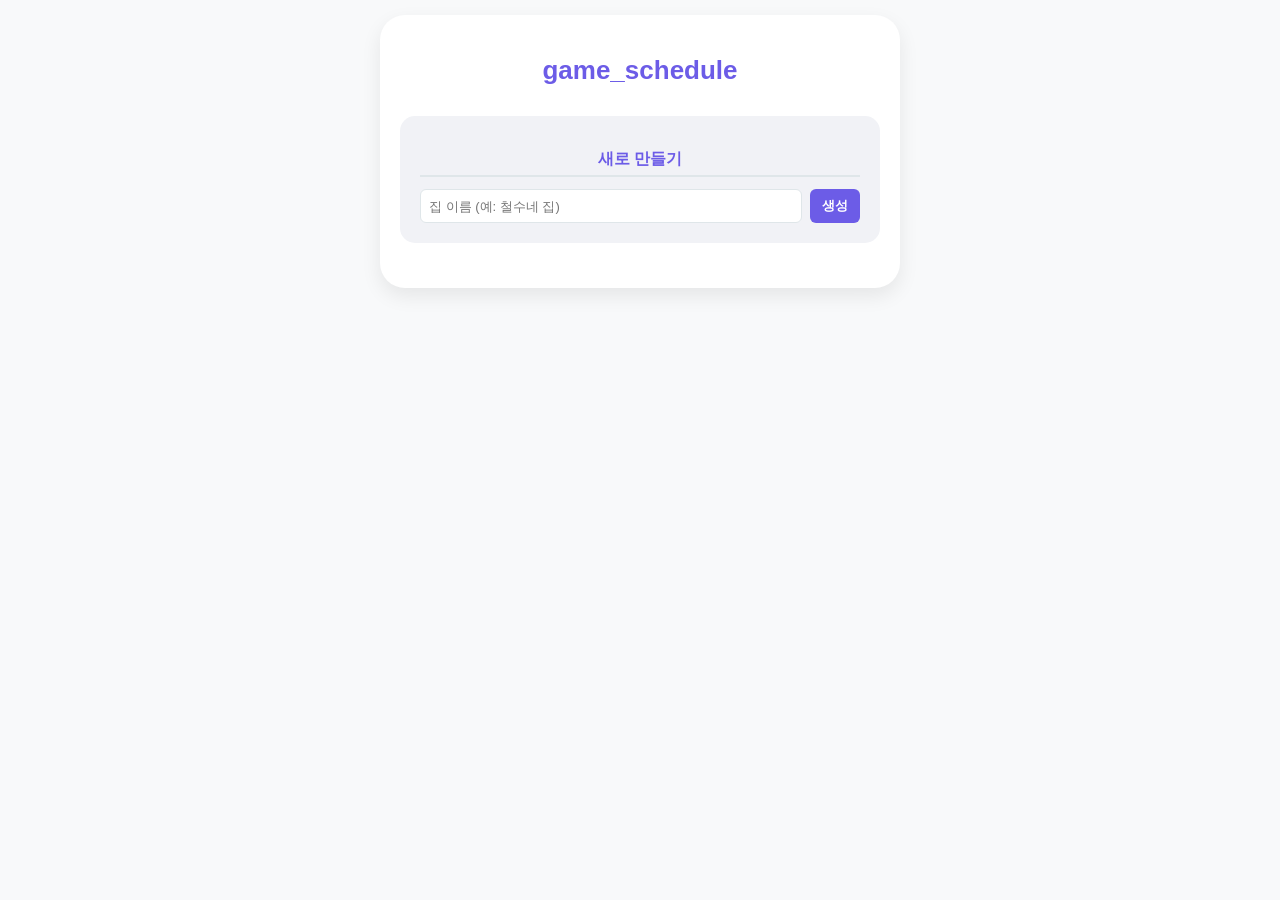
<file: index.html>
<!DOCTYPE html>
<html lang="ko">
<head>
    <meta charset="UTF-8">
    <meta name="viewport" content="width=device-width, initial-scale=1.0">
    <title>game_schedule</title>
    <link rel="stylesheet" href="child.css">
</head>
<body>

    <div class="app-container" style="text-align: center; padding-top: 40px;">
        <header>
            <h1 style="font-size: 26px;">game_schedule</h1>
        </header>

        <!-- 새로 만들기 섹션 -->
        <section style="background: #f1f2f6; padding: 20px; border-radius: 15px; margin-top: 30px;">
            <h2>새로 만들기</h2>
            <div style="display: flex; gap: 8px; justify-content: center;">
                <input type="text" id="newFamilyName" placeholder="집 이름 (예: 철수네 집)" style="padding: 8px; border: 1px solid #dfe6e9; border-radius: 6px; font-size: 13px; flex: 1;">
                <button onclick="createFamily()" style="padding: 8px 12px; background: var(--primary-color); color: white; border: none; border-radius: 6px; font-weight: bold; cursor: pointer;">생성</button>
            </div>
        </section>
    </div>

    <script src="home.js"></script>
</body>
</html>
</file>
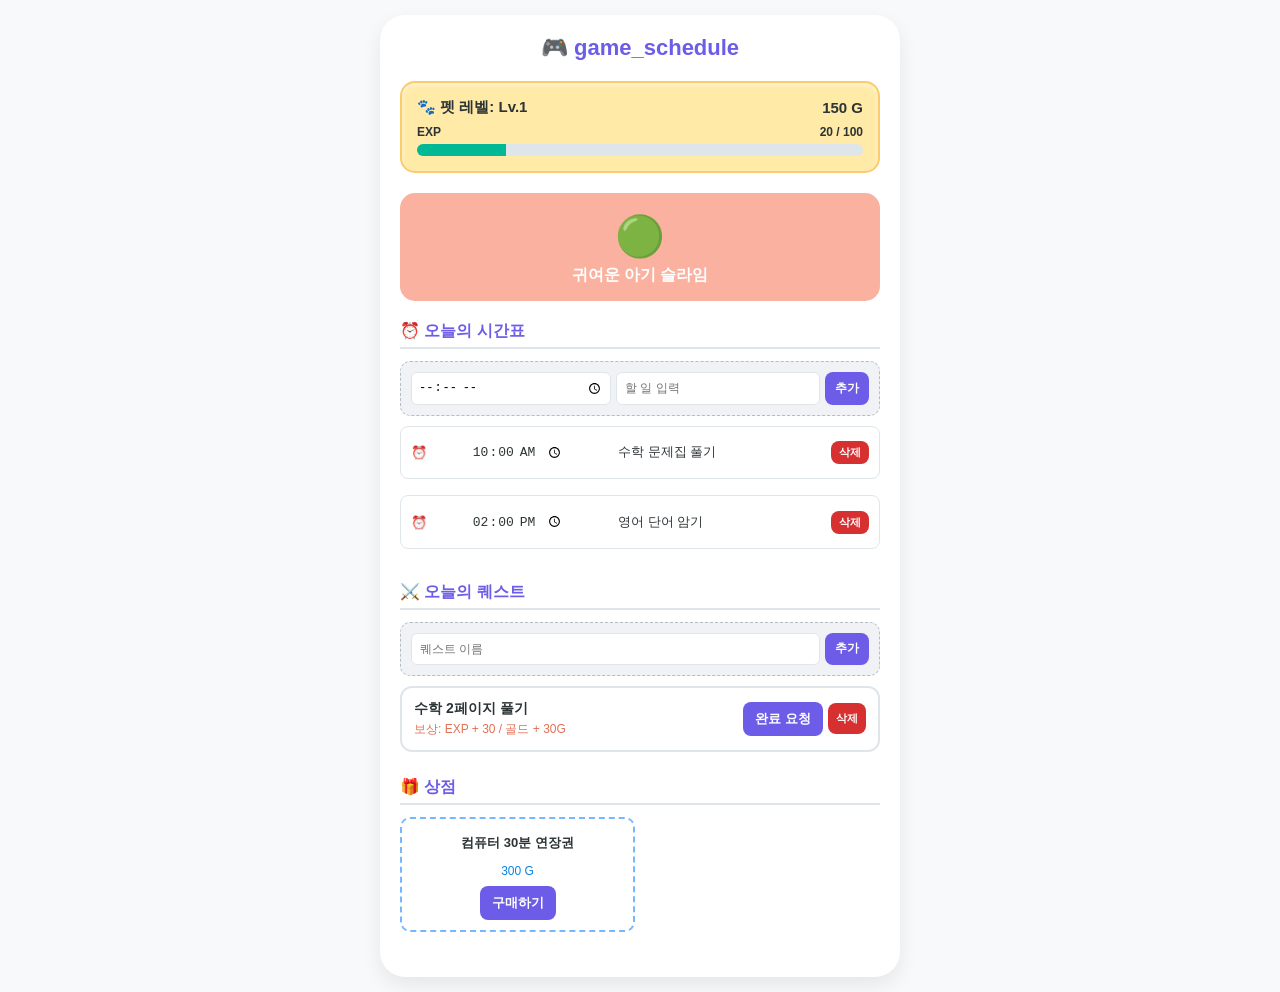
<file: child.html>
<!DOCTYPE html>
<html lang="ko">
<head>
    <meta charset="UTF-8">
    <meta name="viewport" content="width=device-width, initial-scale=1.0">
    <title>game_schedule</title>
    <link rel="stylesheet" href="child.css">
</head>
<body>

    <div class="app-container">
        <header>
            <h1>🎮 game_schedule</h1>
        </header>

        <!-- 상태창 -->
        <div class="status-box">
            <div class="status-row">
                <span id="levelText">🐾 펫 레벨: Lv.1</span>
                <span id="goldText"> 0 G</span>
            </div>
            <div class="status-row" style="font-size: 12px; margin-bottom: 5px;">
                <span>EXP</span>
                <span id="expText">0 / 100</span>
            </div>
            <div class="exp-bar-container">
                <div class="exp-bar" id="expBar"></div>
            </div>
        </div>

        <!-- 펫 영역 -->
        <div class="pet-section">
            <div class="pet-avatar" id="petAvatar">🥚</div>
            <div id="petName">꼬마 알 (부화 대기중)</div>
        </div>

        <!-- 타임 스케줄러 영역 -->
        <section>
            <h2>⏰ 오늘의 시간표</h2>
            <div class="add-box">
                <input type="time" id="childScheduleTime">
                <input type="text" id="childScheduleTask" placeholder="할 일 입력">
                <button onclick="childAddSchedule()">추가</button>
            </div>
            <div class="schedule-list" id="scheduleList" style="margin-top: 10px;">
                <!-- JS로 동적 생성 -->
            </div>
        </section>

        <!-- 오늘의 퀘스트 -->
        <section>
            <h2>⚔️ 오늘의 퀘스트</h2>
            <div class="add-box">
                <input type="text" id="childQuestTitle" placeholder="퀘스트 이름">
                <button onclick="childAddQuest()">추가</button>
            </div>
            <div id="questList" style="margin-top: 10px;">
                <!-- JS로 동적 생성 -->
            </div>
        </section>

        <!-- 상점 -->
        <section>
            <h2>🎁 상점</h2>
            <div class="shop-grid" id="shopList">
                <!-- JS로 동적 생성 -->
            </div>
        </section>
    </div>

    <script src="child.js"></script>
</body>
</html>
</file>
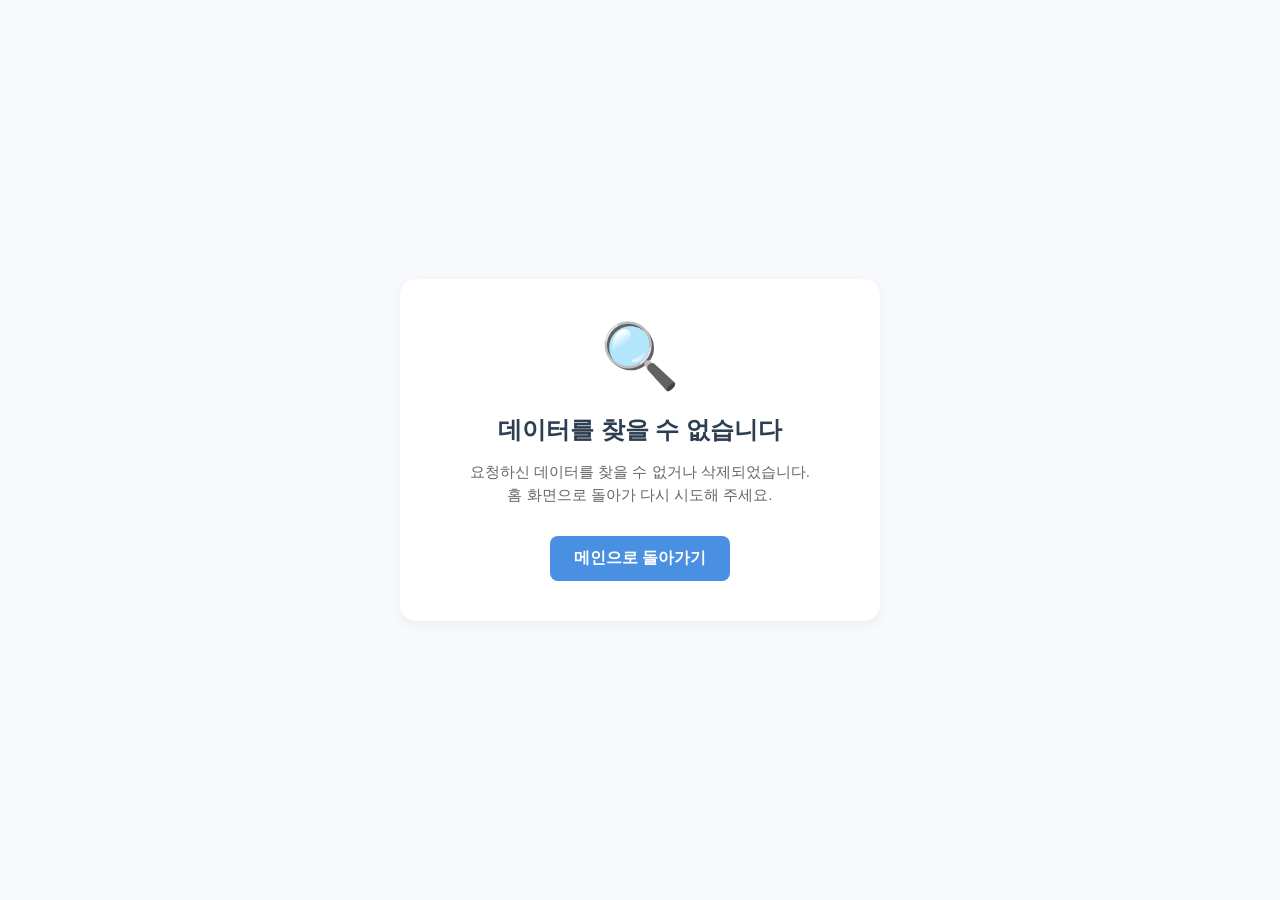
<file: parent.html>
<!DOCTYPE html>
<html lang="ko">
<head>
    <meta charset="UTF-8">
    <meta name="viewport" content="width=device-width, initial-scale=1.0">
    <title>game_schedule - 관리 센터</title>
    <link rel="stylesheet" href="parent.css">
</head>
<body>

    <div class="app-container">
        <header>
            <h1>🛡️ 관리 센터</h1>
        </header>

        <!-- 그룹 선택 및 관리 바 -->
        <div class="group-selector-box" style="display: flex; gap: 6px; margin-bottom: 20px; align-items: center; background: #dfe6e9; padding: 10px; border-radius: 12px; flex-wrap: wrap;">
            <select id="groupSelect" onchange="changeGroup(this.value)" style="flex: 1; min-width: 120px; padding: 6px; border-radius: 6px; border: 1px solid #b2bec3; font-weight: bold; font-size: 13px;">
                <!-- JS 동적 생성 -->
            </select>
            <button onclick="addNewGroup()" style="padding: 6px 8px; font-size: 11px; background: var(--primary-color); color: white; border: none; border-radius: 6px; cursor: pointer;">새 그룹</button>
            <button onclick="copyChildLink()" style="padding: 6px 8px; font-size: 11px; background: #00b894; color: white; border: none; border-radius: 6px; cursor: pointer;">자녀 링크복사</button>
            <button onclick="deleteCurrentGroup()" style="padding: 6px 8px; font-size: 11px; background: #d63031; color: white; border: none; border-radius: 6px; cursor: pointer;">삭제</button>
        </div>

        <!-- 아이 요약 상태 -->
        <div class="status-box">
            <h2>현재 상태</h2>
            <div id="childStatusInfo">
                레벨: Lv.1 | 골드: 0G | 펫: 🥚 귀여운 알
            </div>
        </div>

        <!-- 시간 계획표 관리 -->
        <section>
            <h2>⏰ 오늘의 시간표 관리</h2>
            <div class="add-box">
                <input type="time" id="newScheduleTime">
                <input type="text" id="newScheduleTask" placeholder="할 일 입력">
                <button onclick="addScheduleItem()">계획 추가</button>
            </div>
            <div id="parentScheduleList" style="margin-top: 10px;">
                <!-- JS로 동적 생성 -->
            </div>
        </section>

        <!-- 2. 숙제 퀘스트 관리 -->
        <section>
            <h2>⚔️ 오늘의 숙제 관리</h2>
            <div class="add-box">
                <input type="text" id="newQuestTitle" placeholder="숙제 이름">
                <input type="number" id="newQuestExp" placeholder="EXP">
                <input type="number" id="newQuestGold" placeholder="골드">
                <button onclick="addQuestItem()">숙제 추가</button>
            </div>
            <div id="parentQuestManageList" style="margin-top: 10px;">
                <!-- JS로 동적 생성 -->
            </div>
        </section>

        <!-- 3. 숙제 승인 관리 -->
        <section>
            <h2>📋 숙제 확인 목록</h2>
            <div id="parentQuestList">
                <!-- JS로 동적 생성 -->
            </div>
        </section>

        <!-- 4상점 관리 -->
        <section>
            <h2>🎁 상점 관리</h2>
            <div class="add-box">
                <input type="text" id="newItemName" placeholder="아이템 이름 (예: 게임 1시간)">
                <input type="number" id="newItemPrice" placeholder="가격 (골드)">
                <button onclick="addShopItem()">아이템 추가</button>
            </div>
            <div id="parentShopList" style="margin-top: 10px;">
                <!-- JS로 동적 생성 -->
            </div>
        </section>
    </div>

    <script src="parent.js"></script>
</body>
</html>
</file>
<file: child.css>
:root {
    --primary-color: #6c5ce7;
    --secondary-color: #a29bfe;
    --bg-color: #f8f9fa;
    --card-bg: #ffffff;
    --text-color: #2d3436;
    --accent-color: #ff7675;
}

body {
    font-family: 'Arial', sans-serif;
    background-color: var(--bg-color);
    color: var(--text-color);
    margin: 0;
    padding: 15px;
    display: flex;
    justify-content: center;
}

.app-container {
    width: 100%;
    max-width: 480px;
    background: var(--card-bg);
    padding: 20px;
    border-radius: 25px;
    box-shadow: 0 8px 20px rgba(0,0,0,0.08);
}

header {
    text-align: center;
    margin-bottom: 20px;
}

header h1 {
    color: var(--primary-color);
    font-size: 22px;
    margin: 0 0 5px 0;
}

/* 상태 창 (레벨, 경험치, 골드) */
.status-box {
    background: linear-gradient(135deg, #ffeaa7, #ffeaa7);
    padding: 15px;
    border-radius: 15px;
    margin-bottom: 20px;
    border: 2px solid #fdcb6e;
    box-shadow: inset 0 2px 5px rgba(255,255,255,0.6);
}

.status-row {
    display: flex;
    justify-content: space-between;
    align-items: center;
    font-weight: bold;
    font-size: 15px;
    margin-bottom: 8px;
}

.exp-bar-container {
    background: #dfe6e9;
    height: 12px;
    border-radius: 6px;
    overflow: hidden;
    width: 100%;
}

.exp-bar {
    background: #00b894;
    height: 100%;
    width: 0%;
    transition: width 0.4s ease;
}

/* 펫 영역 */
.pet-section {
    background: #fab1a0;
    padding: 15px;
    border-radius: 15px;
    text-align: center;
    color: white;
    margin-bottom: 20px;
    font-weight: bold;
}

.pet-avatar {
    font-size: 40px;
    margin: 5px 0;
}

/* 섹션 공통 스타일 */
section {
    margin-bottom: 25px;
}

section h2 {
    font-size: 16px;
    color: var(--primary-color);
    border-bottom: 2px solid #dfe6e9;
    padding-bottom: 5px;
    margin-bottom: 12px;
}

/* 타임 스케줄러 스타일 */
.schedule-list {
    display: flex;
    flex-direction: column;
    gap: 8px;
}

.schedule-item {
    background: #f1f2f6;
    padding: 10px 15px;
    border-radius: 10px;
    display: flex;
    justify-content: space-between;
    align-items: center;
    cursor: pointer;
    transition: background 0.2s;
}

.schedule-item:hover {
    background: #dfe4ea;
}

.schedule-time {
    font-weight: bold;
    color: #57606f;
    font-size: 14px;
}

.schedule-task {
    font-size: 14px;
}

/* 숙제 리스트 */
.quest-item {
    background: #ffffff;
    border: 2px solid #dfe6e9;
    padding: 12px;
    border-radius: 12px;
    margin-bottom: 10px;
    display: flex;
    justify-content: space-between;
    align-items: center;
}

.quest-info .quest-title {
    font-weight: bold;
    font-size: 14px;
    margin-bottom: 3px;
}

.quest-info .quest-reward {
    font-size: 12px;
    color: #e17055;
}

button {
    background: var(--primary-color);
    color: white;
    border: none;
    padding: 8px 12px;
    border-radius: 8px;
    cursor: pointer;
    font-weight: bold;
    font-size: 13px;
}

button:hover {
    background: #5f27cd;
}

button:disabled {
    background: #b2bec3;
    cursor: not-allowed;
}

/* 상점 스타일 */
.shop-grid {
    display: grid;
    grid-template-columns: 1fr 1fr;
    gap: 10px;
}

.shop-item {
    background: #fff;
    border: 2px dashed #74b9ff;
    padding: 10px;
    border-radius: 10px;
    text-align: center;
}

.shop-item h3 {
    font-size: 13px;
    margin: 5px 0;
}

.shop-item p {
    font-size: 12px;
    color: #0984e3;
    margin-bottom: 8px;
}

/* 아이/보호자 공통 입력 박스 스타일 */
.add-box {
    display: flex;
    gap: 5px;
    background: #f1f2f6;
    padding: 10px;
    border-radius: 10px;
    border: 1px dashed #b2bec3;
}

.add-box input {
    flex: 1;
    padding: 6px;
    border: 1px solid #dfe6e9;
    border-radius: 6px;
    font-size: 12px;
}

.add-box input[type="text"] {
    flex: 1;
    min-width: 0;
    padding: 8px;
    border: 1px solid #dfe6e9;
    border-radius: 6px;
    font-size: 12px;
}

.add-box button {
    padding: 6px 10px;
    font-size: 12px;
}

/* 시간표 목록 스타일 */
.schedule-time {
    background: #fff;
    border: 1px solid #dfe6e9;
    padding: 10px;
    border-radius: 8px;
    display: flex;
    justify-content: space-between;
    align-items: center;
    margin-bottom: 8px;
    font-size: 13px;
}

.schedule-time input[type="text"],
.schedule-time input[type="time"],
.schedule-time input[type="number"] {
    border: 1px solid transparent;
    background: transparent;
    border-radius: 6px;
    padding: 5px 8px;
    font-size: 13px;
    color: var(--text-color);
    transition: all 0.2s ease-in-out;
}

.schedule-time input[type="text"]:focus,
.schedule-time input[type="time"]:focus,
.schedule-time input[type="number"]:focus {
    background: #ffffff;
    border-color: var(--primary-color);
    box-shadow: 0 0 0 3px rgba(9, 132, 227, 0.15);
    outline: none;
}
</file>
<file: parent.css>
:root {
    --primary-color: #0984e3;
    --secondary-color: #74b9ff;
    --bg-color: #f1f2f6;
    --card-bg: #ffffff;
    --text-color: #2d3436;
    --accent-color: #00b894;
}

body {
    font-family: 'Arial', sans-serif;
    background-color: var(--bg-color);
    color: var(--text-color);
    margin: 0;
    padding: 15px;
    display: flex;
    justify-content: center;
}

.app-container {
    width: 100%;
    max-width: 480px;
    background: var(--card-bg);
    padding: 20px;
    border-radius: 25px;
    box-shadow: 0 8px 20px rgba(0,0,0,0.08);
}

header {
    text-align: center;
    margin-bottom: 20px;
}

header h1 {
    color: var(--primary-color);
    font-size: 22px;
    margin: 0 0 5px 0;
}

.status-box {
    background: #dfe6e9;
    padding: 15px;
    border-radius: 15px;
    margin-bottom: 20px;
    font-size: 14px;
    font-weight: bold;
}

.status-box h2 {
    font-size: 15px;
    margin: 0 0 8px 0;
    color: #2d3436;
}

section {
    margin-bottom: 25px;
}

section h2 {
    font-size: 16px;
    color: var(--primary-color);
    border-bottom: 2px solid #dfe6e9;
    padding-bottom: 5px;
    margin-bottom: 12px;
}

/* 입력 박스 공통 디자인 */
.add-box {
    display: flex;
    gap: 5px;
    background: #f8f9fa;
    padding: 10px;
    border-radius: 10px;
    border: 1px dashed #b2bec3;
}

.add-box input {
    flex: 1;
    padding: 6px;
    border: 1px solid #dfe6e9;
    border-radius: 6px;
    font-size: 12px;
}

.add-box input[type="text"] {
    flex: 2;
    min-width: 0;
    padding: 8px;
    border: 1px solid #dfe6e9;
    border-radius: 6px;
    font-size: 12px;
}

.add-box input[type="number"] {
    flex: 1;
    min-width: 0;
    padding: 8px;
    border: 1px solid #dfe6e9;
    border-radius: 6px;
    font-size: 12px;
}

.add-box button {
    padding: 6px 10px;
    font-size: 12px;
}

/* 퀘스트 승인 카드 */
.parent-quest-item {
    background: #fff;
    border: 2px solid #dfe6e9;
    padding: 12px;
    border-radius: 12px;
    margin-bottom: 10px;
    display: flex;
    justify-content: space-between;
    align-items: center;
}

.parent-quest-info .title {
    font-weight: bold;
    font-size: 14px;
    margin-bottom: 3px;
}

.parent-quest-info .status {
    font-size: 12px;
    color: #e17055;
    font-weight: bold;
}

/* 버튼 스타일 */
button {
    background: var(--accent-color);
    color: white;
    border: none;
    padding: 8px 12px;
    border-radius: 8px;
    cursor: pointer;
    font-weight: bold;
    font-size: 13px;
}

button:hover {
    background: #019875;
}

.btn-danger {
    background: #d63031;
}
.btn-danger:hover {
    background: #c0392b;
}

/* 관리 리스트 아이템 스타일 */
.shop-manage-item {
    background: #fff;
    border: 1px solid #dfe6e9;
    padding: 10px;
    border-radius: 8px;
    display: flex;
    justify-content: space-between;
    align-items: center;
    margin-bottom: 8px;
    font-size: 13px;
}

.shop-manage-item input[type="text"],
.shop-manage-item input[type="time"],
.shop-manage-item input[type="number"] {
    border: 1px solid transparent;
    background: transparent;
    border-radius: 6px;
    padding: 5px 8px;
    font-size: 13px;
    color: var(--text-color);
    transition: all 0.2s ease-in-out;
}

.shop-manage-item input[type="text"]:focus,
.shop-manage-item input[type="time"]:focus,
.shop-manage-item input[type="number"]:focus {
    background: #ffffff;
    border-color: var(--primary-color);
    box-shadow: 0 0 0 3px rgba(9, 132, 227, 0.15);
    outline: none;
}
</file>
